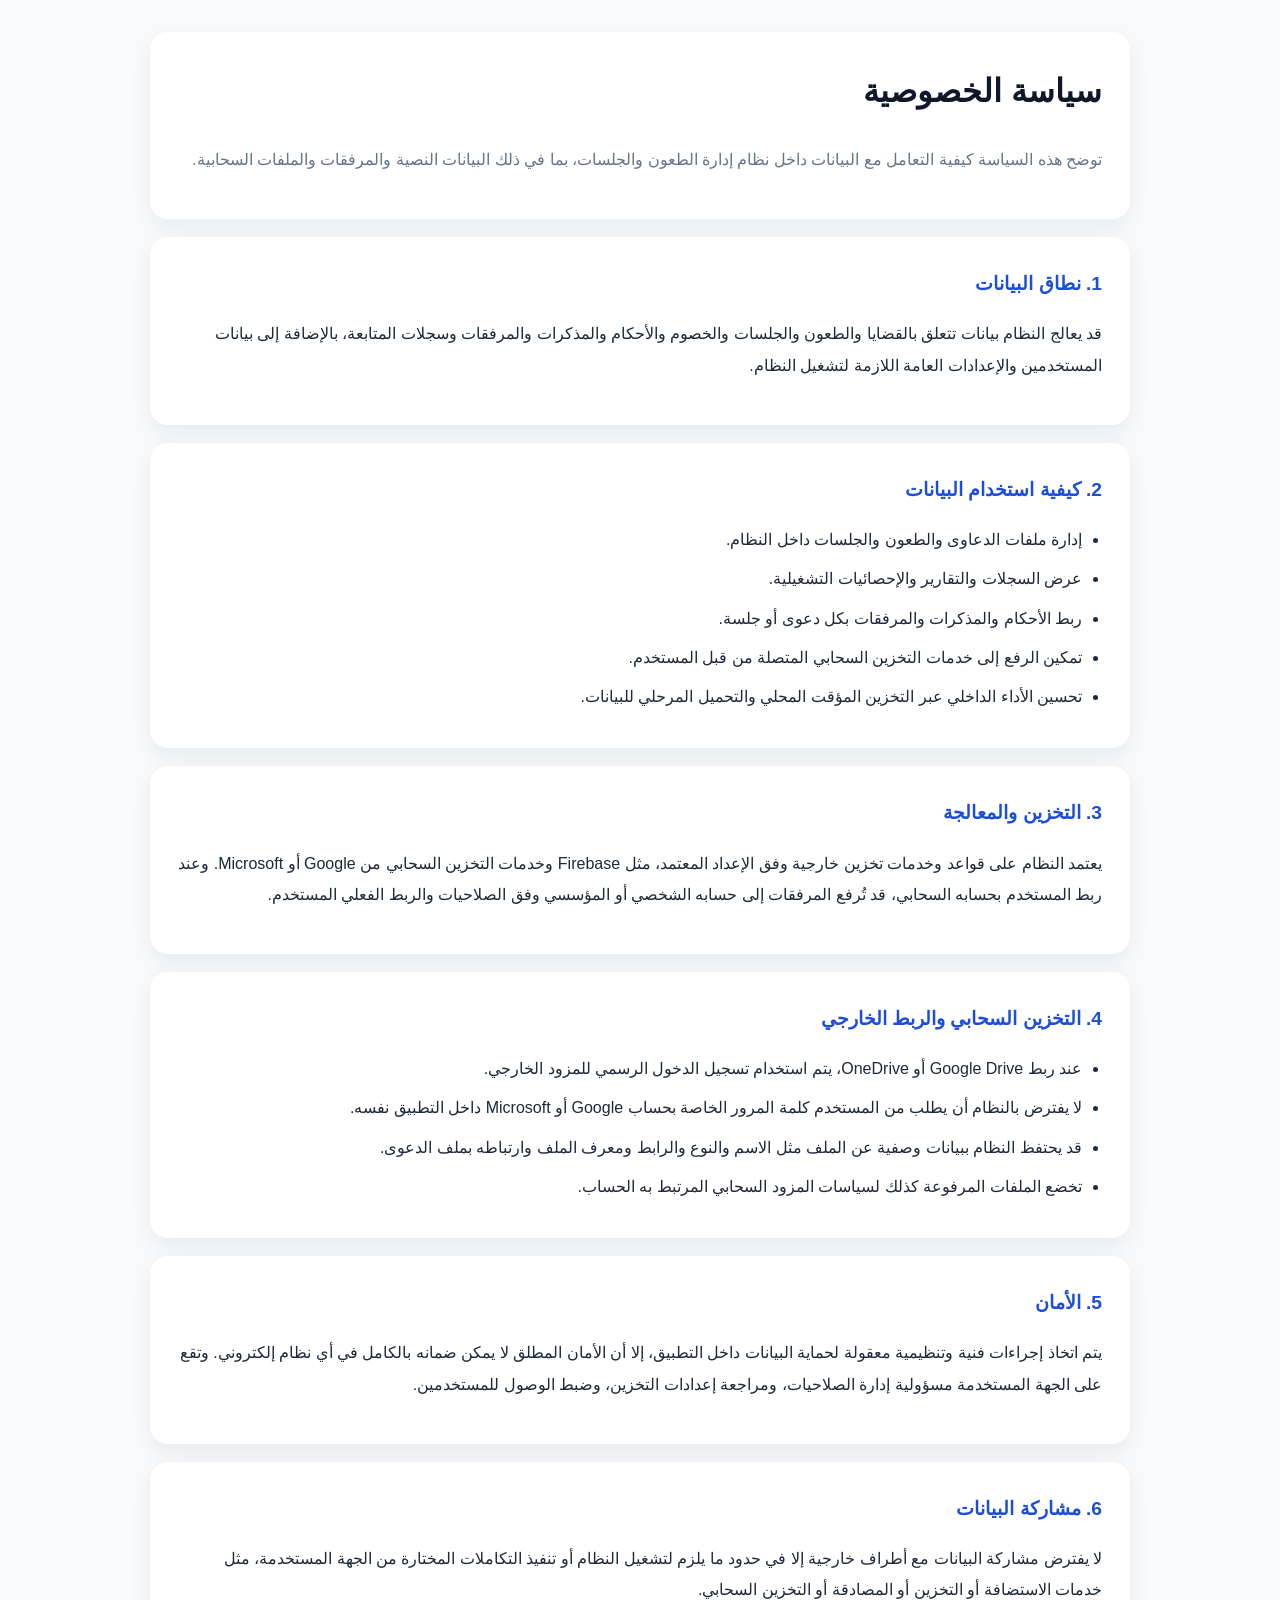
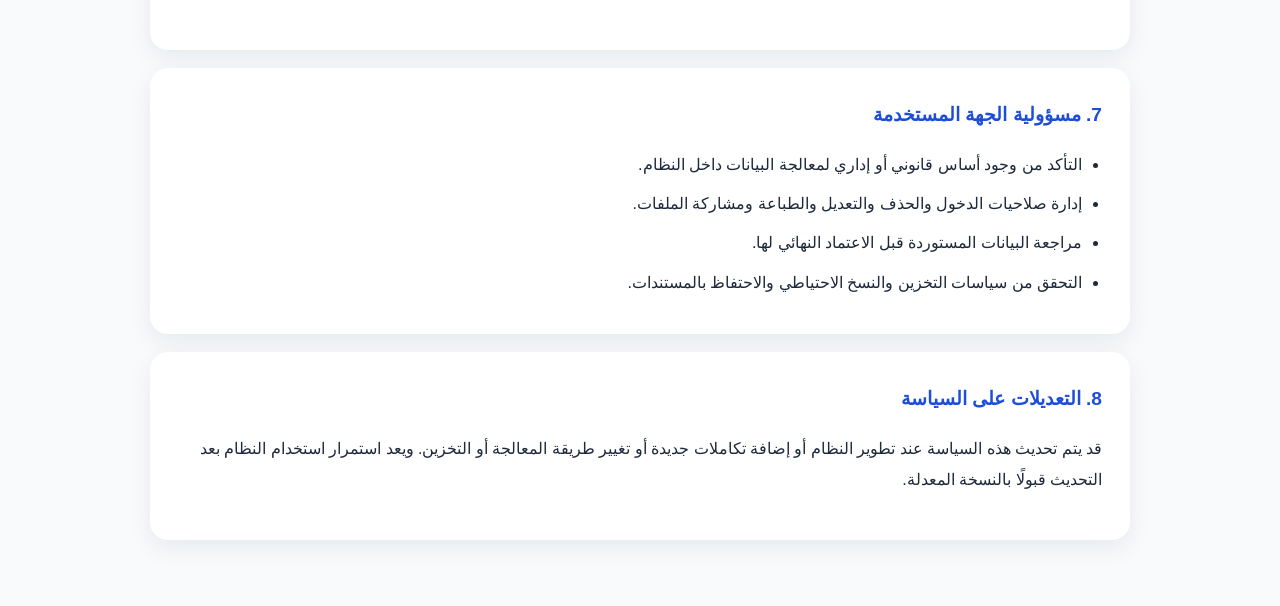
<file: Privacy.HTML>
<!DOCTYPE html>
<html lang="ar" dir="rtl">
<head>
    <meta charset="UTF-8">
    <meta name="viewport" content="width=device-width, initial-scale=1.0">
    <title>سياسة الخصوصية</title>
    <style>
        body {
            margin: 0;
            font-family: "Cairo", Tahoma, Arial, sans-serif;
            background: #f8fafc;
            color: #1e293b;
            line-height: 1.95;
        }
        .wrap {
            max-width: 980px;
            margin: 0 auto;
            padding: 32px 20px 48px;
        }
        .card {
            background: #fff;
            border-radius: 18px;
            padding: 28px;
            box-shadow: 0 8px 25px rgba(15, 23, 42, 0.07);
            margin-bottom: 18px;
        }
        h1, h2 { margin-top: 0; }
        h1 { color: #0f172a; }
        h2 { color: #1d4ed8; font-size: 1.2rem; }
        ul { padding-right: 20px; margin: 0; }
        li { margin-bottom: 8px; }
        .muted { color: #64748b; }
    </style>
</head>
<body>
    <div class="wrap">
        <div class="card">
            <h1>سياسة الخصوصية</h1>
            <p class="muted">
                توضح هذه السياسة كيفية التعامل مع البيانات داخل نظام إدارة الطعون والجلسات، بما في ذلك البيانات النصية والمرفقات والملفات السحابية.
            </p>
        </div>

        <div class="card">
            <h2>1. نطاق البيانات</h2>
            <p>
                قد يعالج النظام بيانات تتعلق بالقضايا والطعون والجلسات والخصوم والأحكام والمذكرات والمرفقات وسجلات المتابعة،
                بالإضافة إلى بيانات المستخدمين والإعدادات العامة اللازمة لتشغيل النظام.
            </p>
        </div>

        <div class="card">
            <h2>2. كيفية استخدام البيانات</h2>
            <ul>
                <li>إدارة ملفات الدعاوى والطعون والجلسات داخل النظام.</li>
                <li>عرض السجلات والتقارير والإحصائيات التشغيلية.</li>
                <li>ربط الأحكام والمذكرات والمرفقات بكل دعوى أو جلسة.</li>
                <li>تمكين الرفع إلى خدمات التخزين السحابي المتصلة من قبل المستخدم.</li>
                <li>تحسين الأداء الداخلي عبر التخزين المؤقت المحلي والتحميل المرحلي للبيانات.</li>
            </ul>
        </div>

        <div class="card">
            <h2>3. التخزين والمعالجة</h2>
            <p>
                يعتمد النظام على قواعد وخدمات تخزين خارجية وفق الإعداد المعتمد، مثل Firebase وخدمات التخزين السحابي من Google أو Microsoft.
                وعند ربط المستخدم بحسابه السحابي، قد تُرفع المرفقات إلى حسابه الشخصي أو المؤسسي وفق الصلاحيات والربط الفعلي المستخدم.
            </p>
        </div>

        <div class="card">
            <h2>4. التخزين السحابي والربط الخارجي</h2>
            <ul>
                <li>عند ربط Google Drive أو OneDrive، يتم استخدام تسجيل الدخول الرسمي للمزود الخارجي.</li>
                <li>لا يفترض بالنظام أن يطلب من المستخدم كلمة المرور الخاصة بحساب Google أو Microsoft داخل التطبيق نفسه.</li>
                <li>قد يحتفظ النظام ببيانات وصفية عن الملف مثل الاسم والنوع والرابط ومعرف الملف وارتباطه بملف الدعوى.</li>
                <li>تخضع الملفات المرفوعة كذلك لسياسات المزود السحابي المرتبط به الحساب.</li>
            </ul>
        </div>

        <div class="card">
            <h2>5. الأمان</h2>
            <p>
                يتم اتخاذ إجراءات فنية وتنظيمية معقولة لحماية البيانات داخل التطبيق، إلا أن الأمان المطلق لا يمكن ضمانه بالكامل
                في أي نظام إلكتروني. وتقع على الجهة المستخدمة مسؤولية إدارة الصلاحيات، ومراجعة إعدادات التخزين، وضبط الوصول للمستخدمين.
            </p>
        </div>

        <div class="card">
            <h2>6. مشاركة البيانات</h2>
            <p>
                لا يفترض مشاركة البيانات مع أطراف خارجية إلا في حدود ما يلزم لتشغيل النظام أو تنفيذ التكاملات المختارة من الجهة المستخدمة،
                مثل خدمات الاستضافة أو التخزين أو المصادقة أو التخزين السحابي.
            </p>
        </div>

        <div class="card">
            <h2>7. مسؤولية الجهة المستخدمة</h2>
            <ul>
                <li>التأكد من وجود أساس قانوني أو إداري لمعالجة البيانات داخل النظام.</li>
                <li>إدارة صلاحيات الدخول والحذف والتعديل والطباعة ومشاركة الملفات.</li>
                <li>مراجعة البيانات المستوردة قبل الاعتماد النهائي لها.</li>
                <li>التحقق من سياسات التخزين والنسخ الاحتياطي والاحتفاظ بالمستندات.</li>
            </ul>
        </div>

        <div class="card">
            <h2>8. التعديلات على السياسة</h2>
            <p>
                قد يتم تحديث هذه السياسة عند تطوير النظام أو إضافة تكاملات جديدة أو تغيير طريقة المعالجة أو التخزين.
                ويعد استمرار استخدام النظام بعد التحديث قبولًا بالنسخة المعدلة.
            </p>
        </div>
    </div>
</body>
</html>
</file>
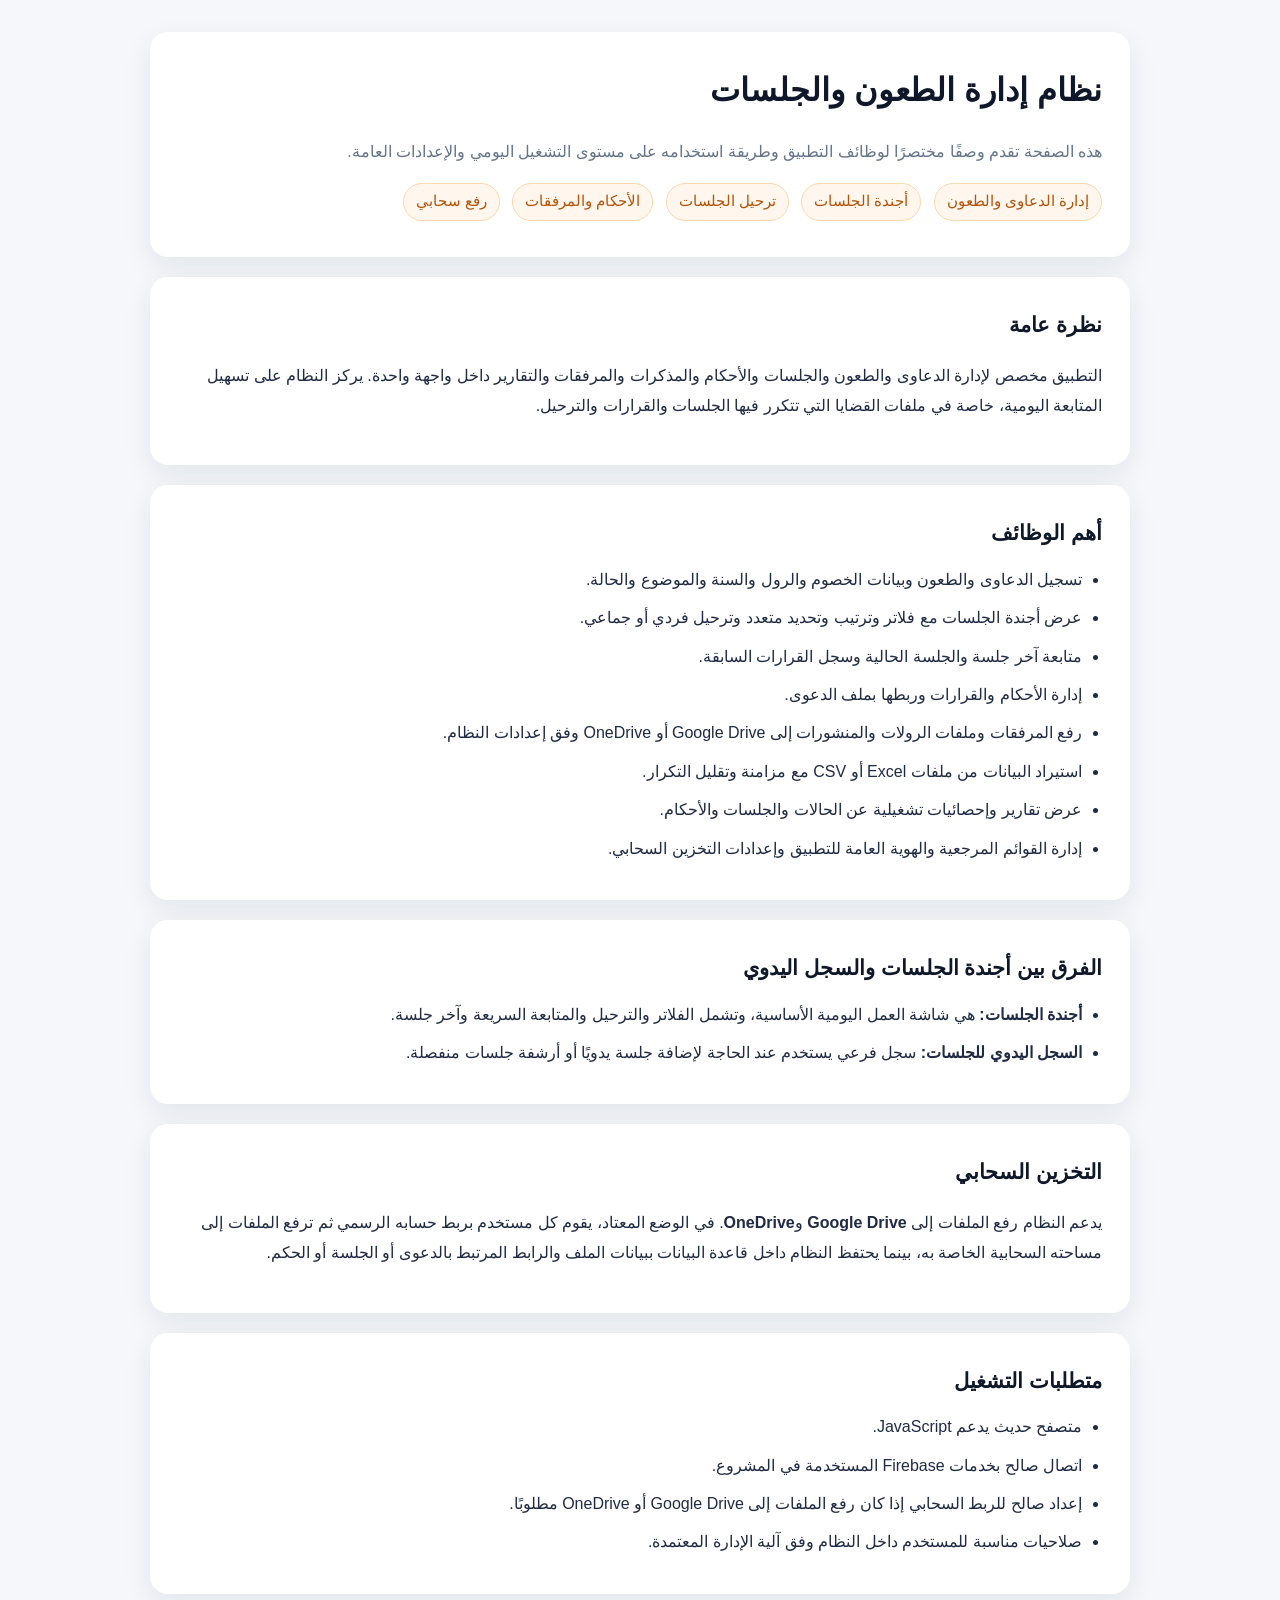
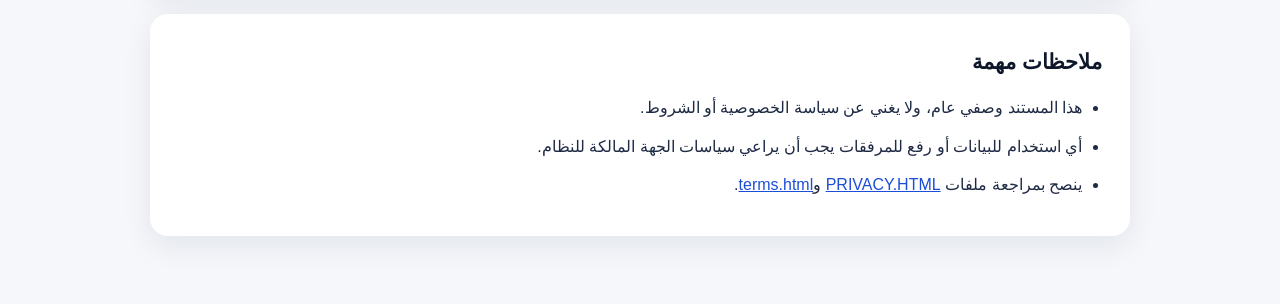
<file: Readme.HTML>
<!DOCTYPE html>
<html lang="ar" dir="rtl">
<head>
    <meta charset="UTF-8">
    <meta name="viewport" content="width=device-width, initial-scale=1.0">
    <title>README - نظام إدارة الطعون والجلسات</title>
    <style>
        body {
            margin: 0;
            font-family: "Cairo", Tahoma, Arial, sans-serif;
            background: #f5f7fb;
            color: #1f2a44;
            line-height: 1.9;
        }
        .wrap {
            max-width: 980px;
            margin: 0 auto;
            padding: 32px 20px 48px;
        }
        .card {
            background: #fff;
            border-radius: 18px;
            padding: 28px;
            box-shadow: 0 10px 30px rgba(15, 23, 42, 0.08);
            margin-bottom: 20px;
        }
        h1, h2, h3 { margin-top: 0; color: #0f172a; }
        h1 { font-size: 2rem; margin-bottom: 10px; }
        h2 { font-size: 1.3rem; margin-bottom: 12px; }
        ul { margin: 0; padding-right: 20px; }
        li { margin-bottom: 8px; }
        .muted { color: #64748b; }
        .pill {
            display: inline-block;
            background: #fff7ed;
            color: #b45309;
            border: 1px solid #fed7aa;
            border-radius: 999px;
            padding: 4px 12px;
            font-size: 0.92rem;
            margin-left: 8px;
            margin-bottom: 8px;
        }
        code {
            background: #eef2ff;
            color: #3730a3;
            padding: 2px 8px;
            border-radius: 8px;
        }
        a { color: #1d4ed8; }
    </style>
</head>
<body>
    <div class="wrap">
        <div class="card">
            <h1>نظام إدارة الطعون والجلسات</h1>
            <p class="muted">
                هذه الصفحة تقدم وصفًا مختصرًا لوظائف التطبيق وطريقة استخدامه على مستوى التشغيل اليومي والإعدادات العامة.
            </p>
            <div>
                <span class="pill">إدارة الدعاوى والطعون</span>
                <span class="pill">أجندة الجلسات</span>
                <span class="pill">ترحيل الجلسات</span>
                <span class="pill">الأحكام والمرفقات</span>
                <span class="pill">رفع سحابي</span>
            </div>
        </div>

        <div class="card">
            <h2>نظرة عامة</h2>
            <p>
                التطبيق مخصص لإدارة الدعاوى والطعون والجلسات والأحكام والمذكرات والمرفقات والتقارير داخل واجهة واحدة.
                يركز النظام على تسهيل المتابعة اليومية، خاصة في ملفات القضايا التي تتكرر فيها الجلسات والقرارات والترحيل.
            </p>
        </div>

        <div class="card">
            <h2>أهم الوظائف</h2>
            <ul>
                <li>تسجيل الدعاوى والطعون وبيانات الخصوم والرول والسنة والموضوع والحالة.</li>
                <li>عرض أجندة الجلسات مع فلاتر وترتيب وتحديد متعدد وترحيل فردي أو جماعي.</li>
                <li>متابعة آخر جلسة والجلسة الحالية وسجل القرارات السابقة.</li>
                <li>إدارة الأحكام والقرارات وربطها بملف الدعوى.</li>
                <li>رفع المرفقات وملفات الرولات والمنشورات إلى Google Drive أو OneDrive وفق إعدادات النظام.</li>
                <li>استيراد البيانات من ملفات Excel أو CSV مع مزامنة وتقليل التكرار.</li>
                <li>عرض تقارير وإحصائيات تشغيلية عن الحالات والجلسات والأحكام.</li>
                <li>إدارة القوائم المرجعية والهوية العامة للتطبيق وإعدادات التخزين السحابي.</li>
            </ul>
        </div>

        <div class="card">
            <h2>الفرق بين أجندة الجلسات والسجل اليدوي</h2>
            <ul>
                <li><strong>أجندة الجلسات:</strong> هي شاشة العمل اليومية الأساسية، وتشمل الفلاتر والترحيل والمتابعة السريعة وآخر جلسة.</li>
                <li><strong>السجل اليدوي للجلسات:</strong> سجل فرعي يستخدم عند الحاجة لإضافة جلسة يدويًا أو أرشفة جلسات منفصلة.</li>
            </ul>
        </div>

        <div class="card">
            <h2>التخزين السحابي</h2>
            <p>
                يدعم النظام رفع الملفات إلى <strong>Google Drive</strong> و<strong>OneDrive</strong>. في الوضع المعتاد، يقوم كل مستخدم
                بربط حسابه الرسمي ثم ترفع الملفات إلى مساحته السحابية الخاصة به، بينما يحتفظ النظام داخل قاعدة البيانات ببيانات الملف
                والرابط المرتبط بالدعوى أو الجلسة أو الحكم.
            </p>
        </div>

        <div class="card">
            <h2>متطلبات التشغيل</h2>
            <ul>
                <li>متصفح حديث يدعم JavaScript.</li>
                <li>اتصال صالح بخدمات Firebase المستخدمة في المشروع.</li>
                <li>إعداد صالح للربط السحابي إذا كان رفع الملفات إلى Google Drive أو OneDrive مطلوبًا.</li>
                <li>صلاحيات مناسبة للمستخدم داخل النظام وفق آلية الإدارة المعتمدة.</li>
            </ul>
        </div>

        <div class="card">
            <h2>ملاحظات مهمة</h2>
            <ul>
                <li>هذا المستند وصفي عام، ولا يغني عن سياسة الخصوصية أو الشروط.</li>
                <li>أي استخدام للبيانات أو رفع للمرفقات يجب أن يراعي سياسات الجهة المالكة للنظام.</li>
                <li>ينصح بمراجعة ملفات <a href="./PRIVACY.HTML">PRIVACY.HTML</a> و<a href="./terms.html">terms.html</a>.</li>
            </ul>
        </div>
    </div>
</body>
</html>
</file>
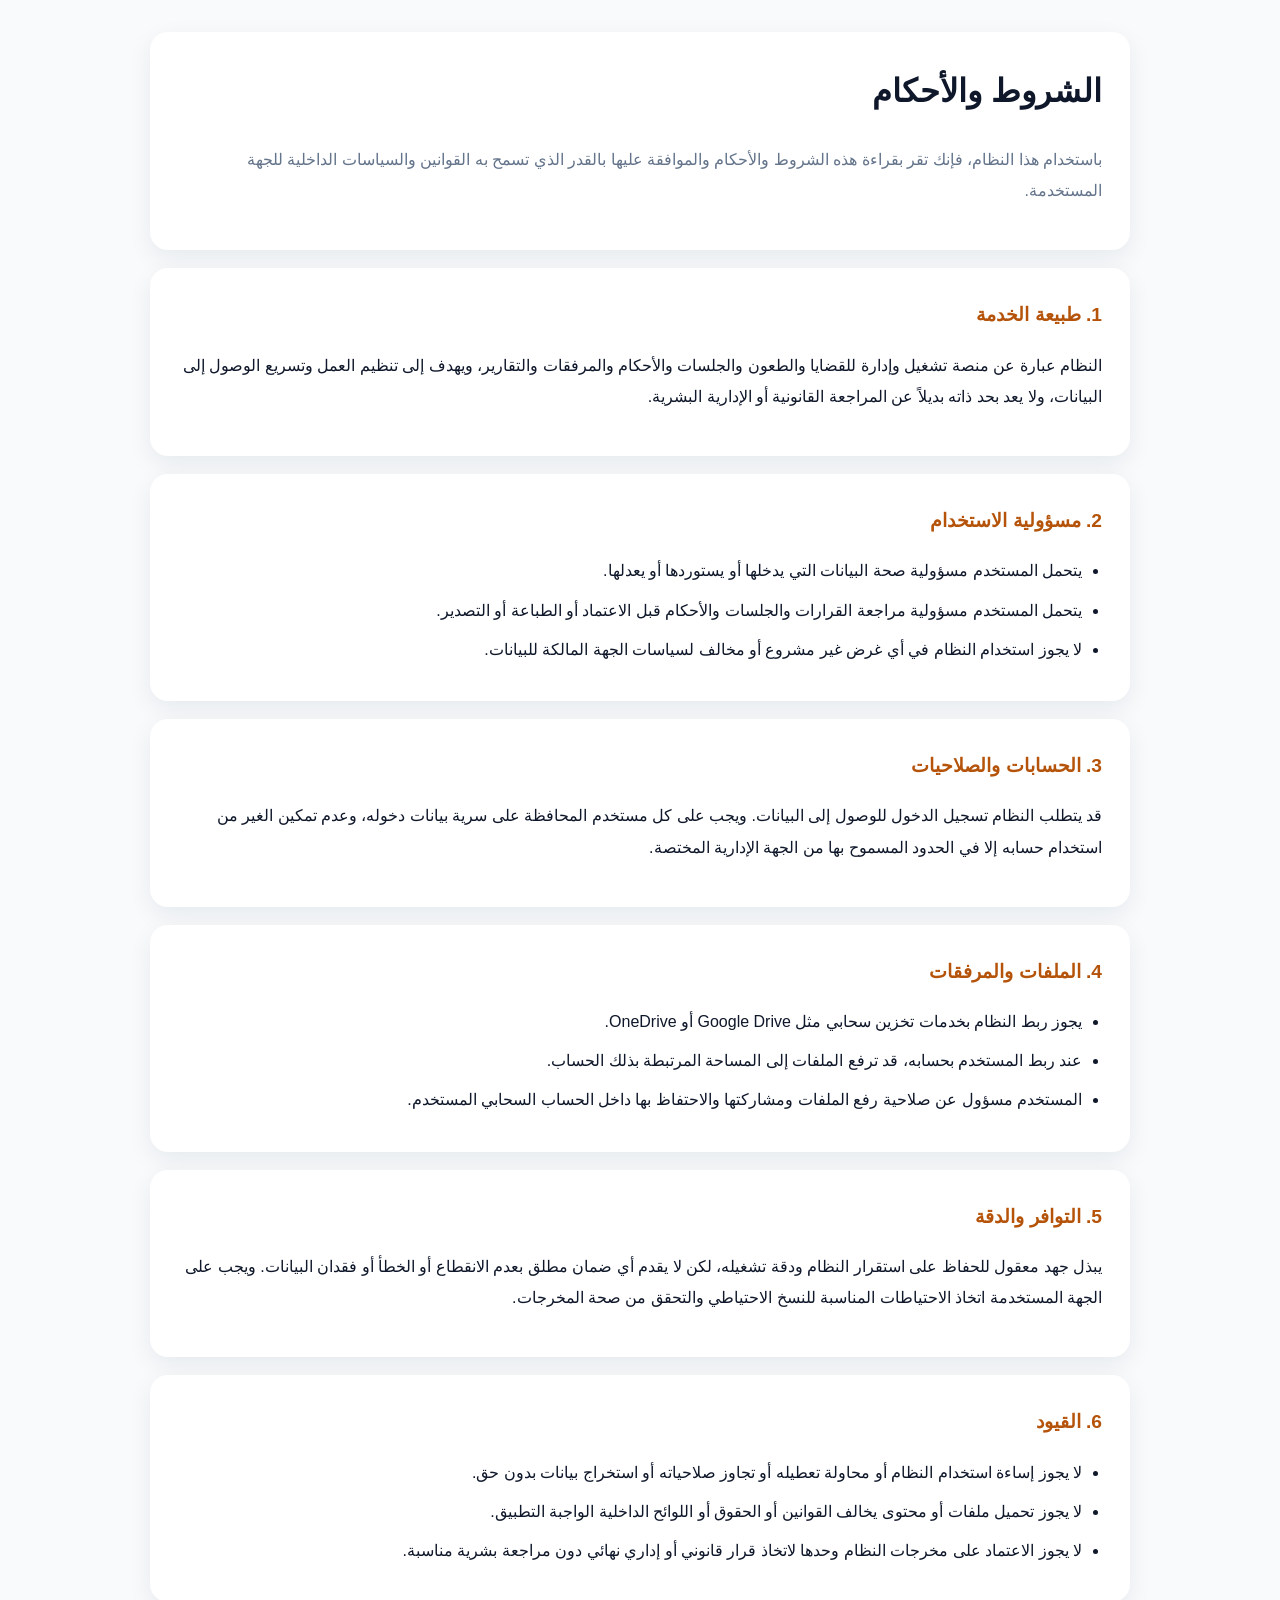
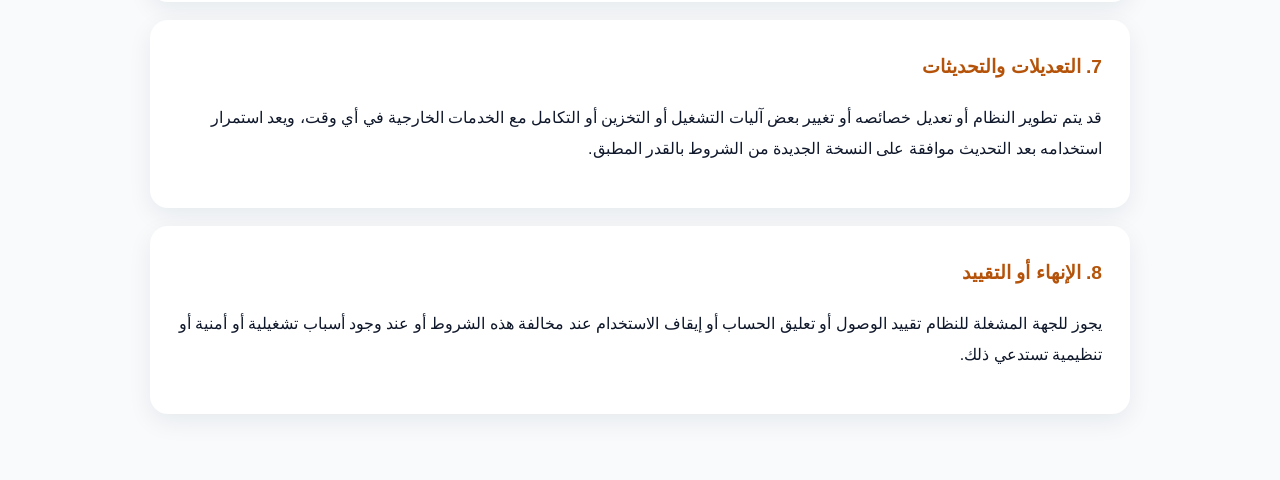
<file: terms.html>
<!DOCTYPE html>
<html lang="ar" dir="rtl">
<head>
    <meta charset="UTF-8">
    <meta name="viewport" content="width=device-width, initial-scale=1.0">
    <title>الشروط والأحكام</title>
    <style>
        body {
            margin: 0;
            font-family: "Cairo", Tahoma, Arial, sans-serif;
            background: #f8fafc;
            color: #0f172a;
            line-height: 1.95;
        }
        .wrap {
            max-width: 980px;
            margin: 0 auto;
            padding: 32px 20px 48px;
        }
        .card {
            background: #fff;
            border-radius: 18px;
            padding: 28px;
            box-shadow: 0 8px 25px rgba(15, 23, 42, 0.07);
            margin-bottom: 18px;
        }
        h1, h2 { margin-top: 0; }
        h2 { color: #b45309; font-size: 1.2rem; }
        ul { padding-right: 20px; margin: 0; }
        li { margin-bottom: 8px; }
        .muted { color: #64748b; }
    </style>
</head>
<body>
    <div class="wrap">
        <div class="card">
            <h1>الشروط والأحكام</h1>
            <p class="muted">
                باستخدام هذا النظام، فإنك تقر بقراءة هذه الشروط والأحكام والموافقة عليها بالقدر الذي تسمح به القوانين والسياسات الداخلية للجهة المستخدمة.
            </p>
        </div>

        <div class="card">
            <h2>1. طبيعة الخدمة</h2>
            <p>
                النظام عبارة عن منصة تشغيل وإدارة للقضايا والطعون والجلسات والأحكام والمرفقات والتقارير، ويهدف إلى تنظيم العمل وتسريع الوصول إلى البيانات،
                ولا يعد بحد ذاته بديلاً عن المراجعة القانونية أو الإدارية البشرية.
            </p>
        </div>

        <div class="card">
            <h2>2. مسؤولية الاستخدام</h2>
            <ul>
                <li>يتحمل المستخدم مسؤولية صحة البيانات التي يدخلها أو يستوردها أو يعدلها.</li>
                <li>يتحمل المستخدم مسؤولية مراجعة القرارات والجلسات والأحكام قبل الاعتماد أو الطباعة أو التصدير.</li>
                <li>لا يجوز استخدام النظام في أي غرض غير مشروع أو مخالف لسياسات الجهة المالكة للبيانات.</li>
            </ul>
        </div>

        <div class="card">
            <h2>3. الحسابات والصلاحيات</h2>
            <p>
                قد يتطلب النظام تسجيل الدخول للوصول إلى البيانات. ويجب على كل مستخدم المحافظة على سرية بيانات دخوله،
                وعدم تمكين الغير من استخدام حسابه إلا في الحدود المسموح بها من الجهة الإدارية المختصة.
            </p>
        </div>

        <div class="card">
            <h2>4. الملفات والمرفقات</h2>
            <ul>
                <li>يجوز ربط النظام بخدمات تخزين سحابي مثل Google Drive أو OneDrive.</li>
                <li>عند ربط المستخدم بحسابه، قد ترفع الملفات إلى المساحة المرتبطة بذلك الحساب.</li>
                <li>المستخدم مسؤول عن صلاحية رفع الملفات ومشاركتها والاحتفاظ بها داخل الحساب السحابي المستخدم.</li>
            </ul>
        </div>

        <div class="card">
            <h2>5. التوافر والدقة</h2>
            <p>
                يبذل جهد معقول للحفاظ على استقرار النظام ودقة تشغيله، لكن لا يقدم أي ضمان مطلق بعدم الانقطاع أو الخطأ أو فقدان البيانات.
                ويجب على الجهة المستخدمة اتخاذ الاحتياطات المناسبة للنسخ الاحتياطي والتحقق من صحة المخرجات.
            </p>
        </div>

        <div class="card">
            <h2>6. القيود</h2>
            <ul>
                <li>لا يجوز إساءة استخدام النظام أو محاولة تعطيله أو تجاوز صلاحياته أو استخراج بيانات بدون حق.</li>
                <li>لا يجوز تحميل ملفات أو محتوى يخالف القوانين أو الحقوق أو اللوائح الداخلية الواجبة التطبيق.</li>
                <li>لا يجوز الاعتماد على مخرجات النظام وحدها لاتخاذ قرار قانوني أو إداري نهائي دون مراجعة بشرية مناسبة.</li>
            </ul>
        </div>

        <div class="card">
            <h2>7. التعديلات والتحديثات</h2>
            <p>
                قد يتم تطوير النظام أو تعديل خصائصه أو تغيير بعض آليات التشغيل أو التخزين أو التكامل مع الخدمات الخارجية في أي وقت،
                ويعد استمرار استخدامه بعد التحديث موافقة على النسخة الجديدة من الشروط بالقدر المطبق.
            </p>
        </div>

        <div class="card">
            <h2>8. الإنهاء أو التقييد</h2>
            <p>
                يجوز للجهة المشغلة للنظام تقييد الوصول أو تعليق الحساب أو إيقاف الاستخدام عند مخالفة هذه الشروط أو عند وجود أسباب تشغيلية أو أمنية أو تنظيمية تستدعي ذلك.
            </p>
        </div>
    </div>
</body>
</html>
</file>
